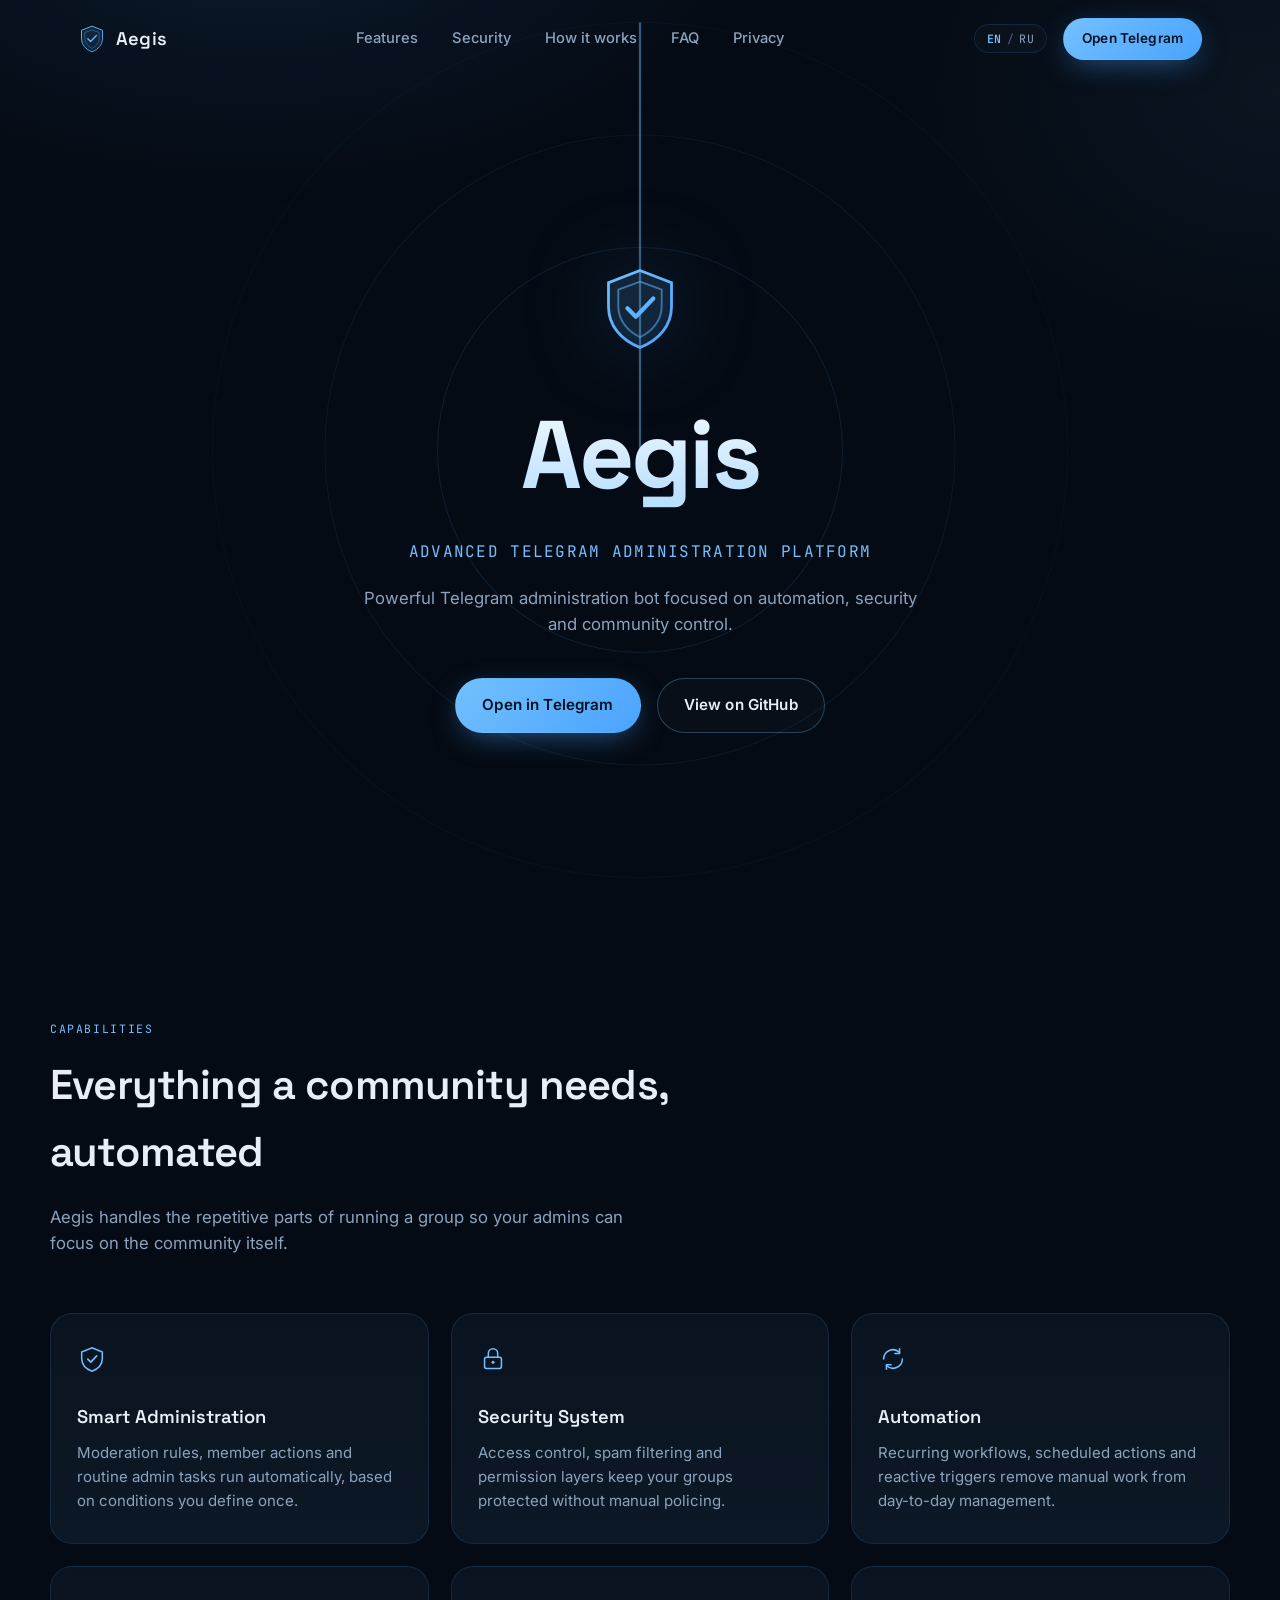
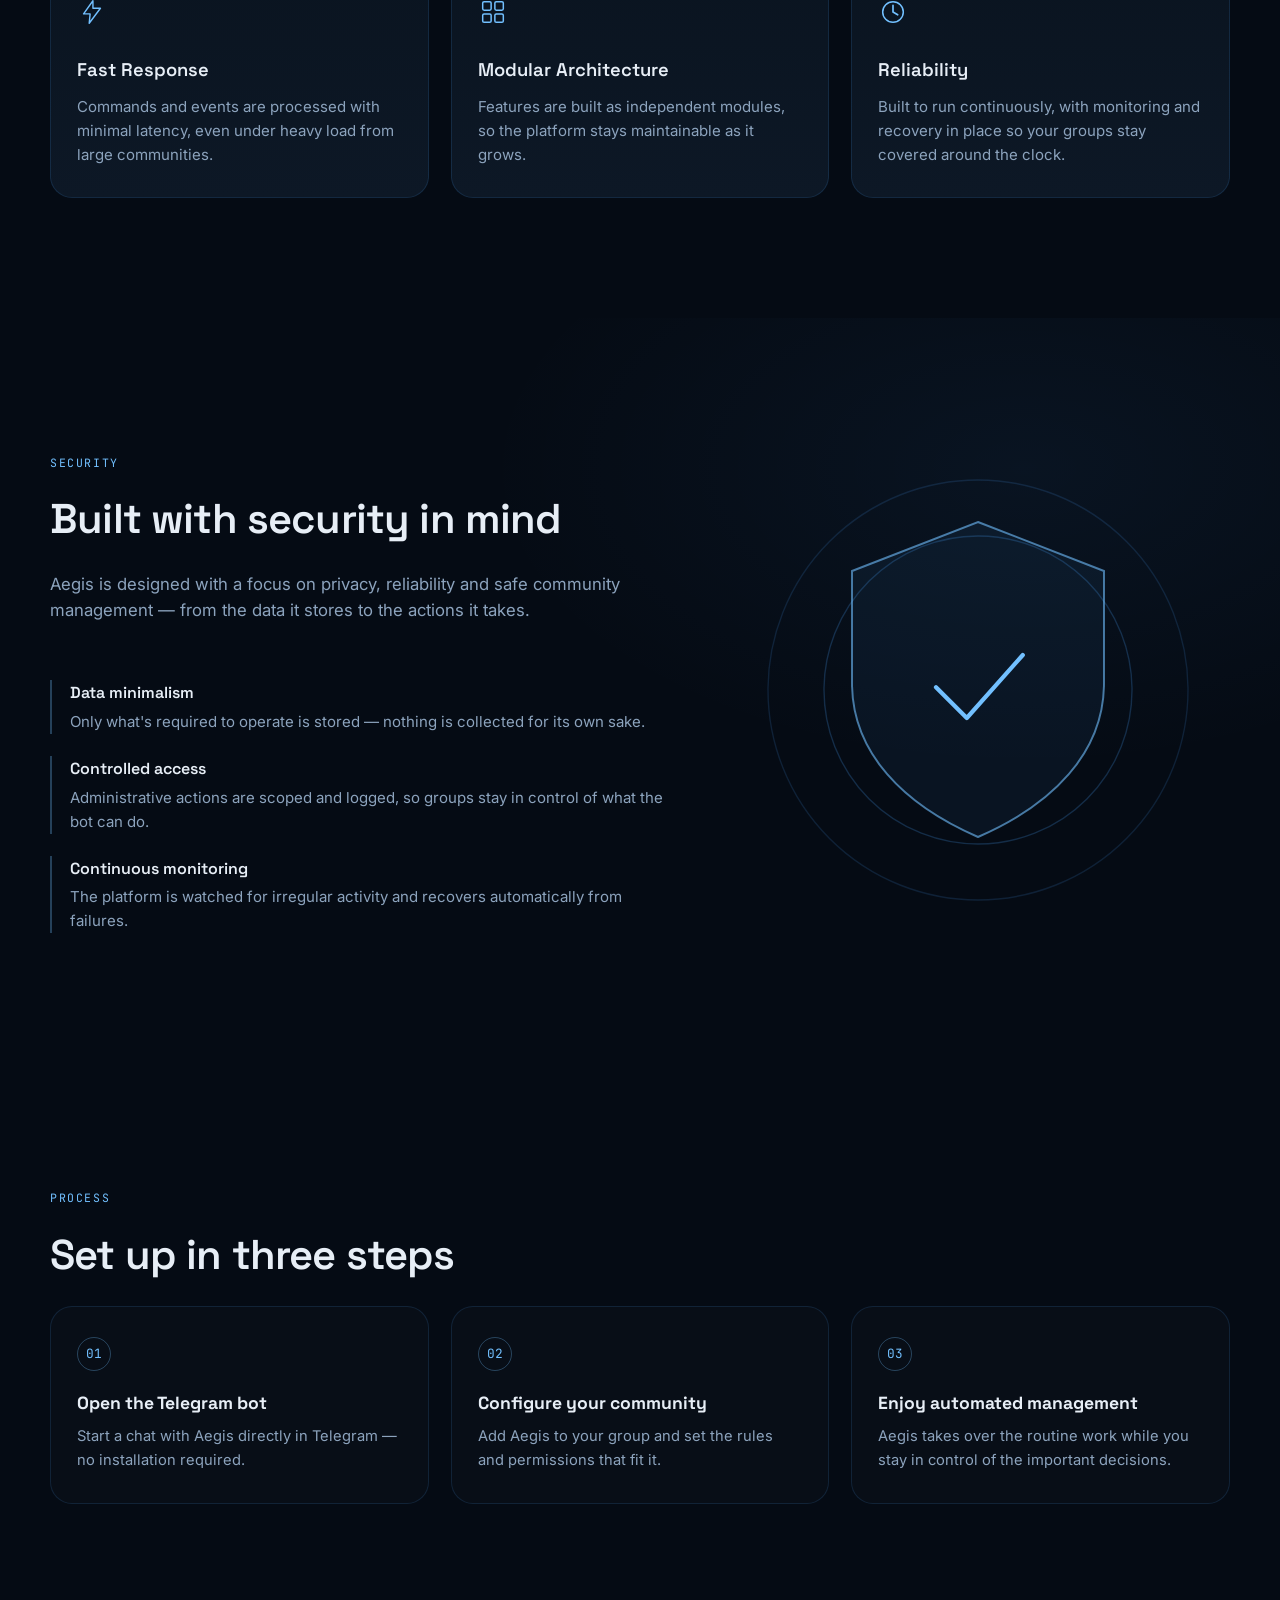
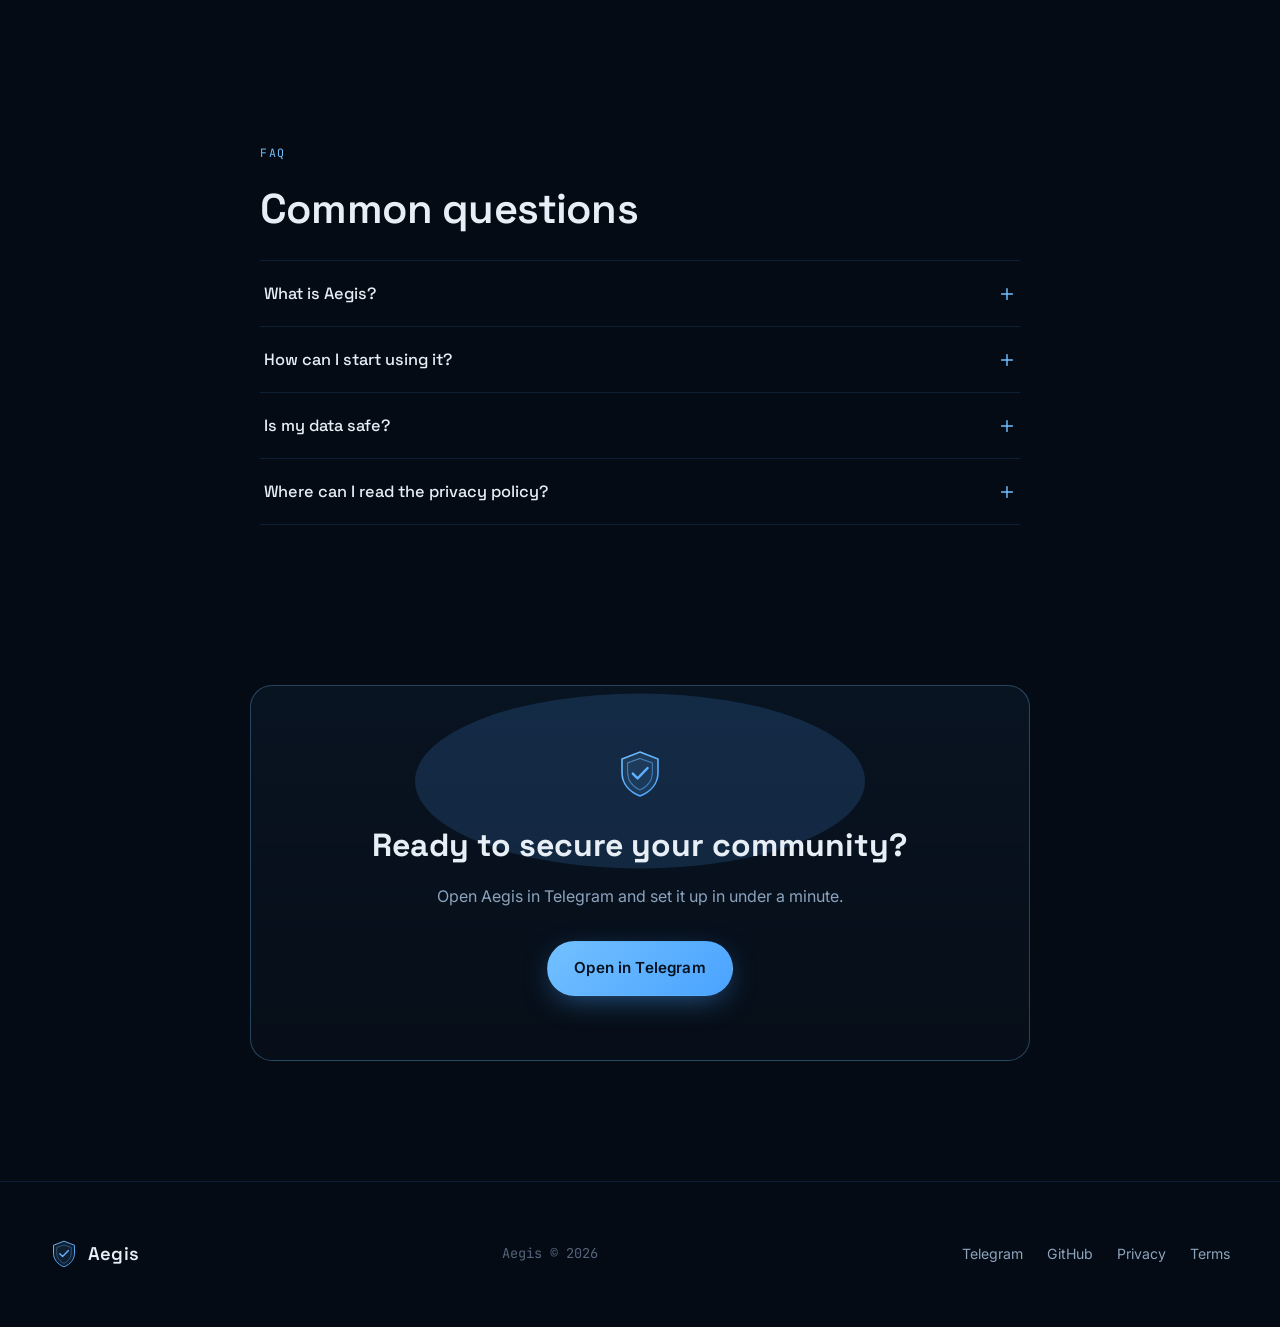
<file: index.html>
<!DOCTYPE html>
<html lang="en">
<head>
<meta charset="UTF-8">
<meta name="viewport" content="width=device-width, initial-scale=1.0">
<title>Aegis — Advanced Telegram Administration Platform</title>
<meta name="description" content="Official website of Aegis Telegram administration bot. Secure, powerful and automated community management.">

<meta property="og:title" content="Aegis — Advanced Telegram Administration Platform">
<meta property="og:description" content="Official website of Aegis Telegram administration bot. Secure, powerful and automated community management.">
<meta property="og:type" content="website">
<meta property="og:image" content="assets/og-image.png">
<meta property="og:image:width" content="1200">
<meta property="og:image:height" content="630">
<meta property="og:url" content="https://t.me/aegis_admin22_bot">
<meta name="twitter:card" content="summary_large_image">
<meta name="theme-color" content="#050B14">

<link rel="icon" type="image/svg+xml" href="assets/favicon.svg">
<link rel="stylesheet" href="style.css">
<link rel="preconnect" href="https://fonts.googleapis.com">
<link rel="preconnect" href="https://fonts.gstatic.com" crossorigin>
<link href="https://fonts.googleapis.com/css2?family=Space+Grotesk:wght@400;500;600;700&family=Inter:wght@400;500;600&family=JetBrains+Mono:wght@400;500&display=swap" rel="stylesheet">
</head>
<body>

<div class="grain"></div>

<!-- NAVBAR -->
<header class="nav" id="nav">
  <div class="nav-inner">
    <a href="#top" class="nav-brand">
      <img src="assets/logo.svg" alt="" class="nav-logo">
      <span>Aegis</span>
    </a>

    <nav class="nav-links" id="navLinks">
      <a href="#features" data-i18n="nav.features">Features</a>
      <a href="#security" data-i18n="nav.security">Security</a>
      <a href="#how" data-i18n="nav.how">How it works</a>
      <a href="#faq" data-i18n="nav.faq">FAQ</a>
      <a href="privacy.html" data-i18n="nav.privacy">Privacy</a>
    </nav>

    <div class="nav-actions">
      <button class="lang-switch" id="langSwitch" type="button" aria-label="Switch language">
        <span class="lang-opt" data-lang="en">EN</span><span class="lang-sep">/</span><span class="lang-opt" data-lang="ru">RU</span>
      </button>
      <a href="https://t.me/aegis_admin22_bot" class="btn btn-primary btn-sm" target="_blank" rel="noopener" data-i18n="nav.openTelegram">Open Telegram</a>
      <button class="nav-toggle" id="navToggle" aria-label="Toggle menu" aria-expanded="false">
        <span></span><span></span><span></span>
      </button>
    </div>
  </div>
</header>

<!-- HERO -->
<section class="hero" id="top">
  <div class="hero-field" aria-hidden="true">
    <svg class="hero-rings" viewBox="0 0 800 800" fill="none">
      <circle cx="400" cy="400" r="180" stroke="#4AA3FF" stroke-opacity="0.14"/>
      <circle cx="400" cy="400" r="280" stroke="#4AA3FF" stroke-opacity="0.09"/>
      <circle cx="400" cy="400" r="380" stroke="#4AA3FF" stroke-opacity="0.05"/>
      <line class="sweep" x1="400" y1="400" x2="400" y2="20" stroke="#72C0FF" stroke-opacity="0.5" stroke-width="2"/>
    </svg>
  </div>

  <div class="hero-inner">
    <img src="assets/logo.svg" alt="Aegis shield logo" class="hero-logo">

    <h1 class="hero-title">Aegis</h1>
    <p class="hero-sub" data-i18n="hero.sub">Advanced Telegram Administration Platform</p>
    <p class="hero-desc" data-i18n="hero.desc">Powerful Telegram administration bot focused on automation, security and community control.</p>

    <div class="hero-cta">
      <a href="https://t.me/aegis_admin22_bot" class="btn btn-primary" target="_blank" rel="noopener" data-i18n="hero.ctaPrimary">
        Open in Telegram
      </a>
      <a href="https://github.com/Dexstrim747/aegis-privacy" class="btn btn-ghost" target="_blank" rel="noopener" data-i18n="hero.ctaGithub">
        View on GitHub
      </a>
    </div>
  </div>
</section>

<!-- FEATURES -->
<section class="section" id="features">
  <div class="section-inner">
    <p class="section-eyebrow" data-i18n="features.eyebrow">Capabilities</p>
    <h2 class="section-title" data-i18n="features.title">Everything a community needs, automated</h2>
    <p class="section-lead" data-i18n="features.lead">Aegis handles the repetitive parts of running a group so your admins can focus on the community itself.</p>

    <div class="grid grid-3">

      <div class="card reveal">
        <svg class="card-icon" viewBox="0 0 32 32" fill="none"><path d="M16 4L27 8.5V15.5C27 22 22 26.8 16 29C10 26.8 5 22 5 15.5V8.5L16 4Z" stroke="currentColor" stroke-width="1.6"/><path d="M11.5 16.2L14.7 19.4L21 12.6" stroke="currentColor" stroke-width="1.8" stroke-linecap="round" stroke-linejoin="round"/></svg>
        <h3 data-i18n="features.f1.title">Smart Administration</h3>
        <p data-i18n="features.f1.desc">Moderation rules, member actions and routine admin tasks run automatically, based on conditions you define once.</p>
      </div>

      <div class="card reveal">
        <svg class="card-icon" viewBox="0 0 32 32" fill="none"><rect x="7" y="14" width="18" height="12" rx="2" stroke="currentColor" stroke-width="1.6"/><path d="M11 14V10a5 5 0 0 1 10 0v4" stroke="currentColor" stroke-width="1.6"/><circle cx="16" cy="19.5" r="1.6" fill="currentColor"/></svg>
        <h3 data-i18n="features.f2.title">Security System</h3>
        <p data-i18n="features.f2.desc">Access control, spam filtering and permission layers keep your groups protected without manual policing.</p>
      </div>

      <div class="card reveal">
        <svg class="card-icon" viewBox="0 0 32 32" fill="none"><path d="M6 16a10 10 0 0 1 17-7" stroke="currentColor" stroke-width="1.6" stroke-linecap="round"/><path d="M26 16a10 10 0 0 1-17 7" stroke="currentColor" stroke-width="1.6" stroke-linecap="round"/><path d="M23 5v5h-5M9 27v-5h5" stroke="currentColor" stroke-width="1.6" stroke-linecap="round" stroke-linejoin="round"/></svg>
        <h3 data-i18n="features.f3.title">Automation</h3>
        <p data-i18n="features.f3.desc">Recurring workflows, scheduled actions and reactive triggers remove manual work from day-to-day management.</p>
      </div>

      <div class="card reveal">
        <svg class="card-icon" viewBox="0 0 32 32" fill="none"><path d="M17 4L7 18h7l-1 10 12-16h-8l0-8z" stroke="currentColor" stroke-width="1.5" stroke-linejoin="round"/></svg>
        <h3 data-i18n="features.f4.title">Fast Response</h3>
        <p data-i18n="features.f4.desc">Commands and events are processed with minimal latency, even under heavy load from large communities.</p>
      </div>

      <div class="card reveal">
        <svg class="card-icon" viewBox="0 0 32 32" fill="none"><rect x="5" y="5" width="9" height="9" rx="1.5" stroke="currentColor" stroke-width="1.6"/><rect x="18" y="5" width="9" height="9" rx="1.5" stroke="currentColor" stroke-width="1.6"/><rect x="5" y="18" width="9" height="9" rx="1.5" stroke="currentColor" stroke-width="1.6"/><rect x="18" y="18" width="9" height="9" rx="1.5" stroke="currentColor" stroke-width="1.6"/></svg>
        <h3 data-i18n="features.f5.title">Modular Architecture</h3>
        <p data-i18n="features.f5.desc">Features are built as independent modules, so the platform stays maintainable as it grows.</p>
      </div>

      <div class="card reveal">
        <svg class="card-icon" viewBox="0 0 32 32" fill="none"><circle cx="16" cy="16" r="11" stroke="currentColor" stroke-width="1.6"/><path d="M16 9v7l5 3" stroke="currentColor" stroke-width="1.8" stroke-linecap="round" stroke-linejoin="round"/></svg>
        <h3 data-i18n="features.f6.title">Reliability</h3>
        <p data-i18n="features.f6.desc">Built to run continuously, with monitoring and recovery in place so your groups stay covered around the clock.</p>
      </div>

    </div>
  </div>
</section>

<!-- SECURITY -->
<section class="section section-security" id="security">
  <div class="section-inner">
    <div class="security-grid">
      <div class="security-copy">
        <p class="section-eyebrow" data-i18n="security.eyebrow">Security</p>
        <h2 class="section-title" data-i18n="security.title">Built with security in mind</h2>
        <p class="section-lead" data-i18n="security.lead">Aegis is designed with a focus on privacy, reliability and safe community management — from the data it stores to the actions it takes.</p>

        <ul class="security-list">
          <li>
            <span class="security-num" data-i18n="security.s1.title">Data minimalism</span>
            <p data-i18n="security.s1.desc">Only what's required to operate is stored — nothing is collected for its own sake.</p>
          </li>
          <li>
            <span class="security-num" data-i18n="security.s2.title">Controlled access</span>
            <p data-i18n="security.s2.desc">Administrative actions are scoped and logged, so groups stay in control of what the bot can do.</p>
          </li>
          <li>
            <span class="security-num" data-i18n="security.s3.title">Continuous monitoring</span>
            <p data-i18n="security.s3.desc">The platform is watched for irregular activity and recovers automatically from failures.</p>
          </li>
        </ul>
      </div>

      <div class="security-visual" aria-hidden="true">
        <svg viewBox="0 0 360 360" fill="none">
          <circle cx="180" cy="180" r="150" stroke="#4AA3FF" stroke-opacity="0.15"/>
          <circle cx="180" cy="180" r="110" stroke="#4AA3FF" stroke-opacity="0.22"/>
          <path d="M180 60L270 95V175C270 225 233 262 180 285C127 262 90 225 90 175V95L180 60Z" fill="#4AA3FF" fill-opacity="0.06" stroke="#72C0FF" stroke-opacity="0.6" stroke-width="1.4"/>
          <path d="M150 178L172 200L212 155" stroke="#72C0FF" stroke-width="3" stroke-linecap="round" stroke-linejoin="round"/>
        </svg>
      </div>
    </div>
  </div>
</section>

<!-- HOW IT WORKS -->
<section class="section" id="how">
  <div class="section-inner">
    <p class="section-eyebrow" data-i18n="how.eyebrow">Process</p>
    <h2 class="section-title" data-i18n="how.title">Set up in three steps</h2>

    <div class="steps">
      <div class="step reveal">
        <span class="step-index">01</span>
        <h3 data-i18n="how.s1.title">Open the Telegram bot</h3>
        <p data-i18n="how.s1.desc">Start a chat with Aegis directly in Telegram — no installation required.</p>
      </div>
      <div class="step reveal">
        <span class="step-index">02</span>
        <h3 data-i18n="how.s2.title">Configure your community</h3>
        <p data-i18n="how.s2.desc">Add Aegis to your group and set the rules and permissions that fit it.</p>
      </div>
      <div class="step reveal">
        <span class="step-index">03</span>
        <h3 data-i18n="how.s3.title">Enjoy automated management</h3>
        <p data-i18n="how.s3.desc">Aegis takes over the routine work while you stay in control of the important decisions.</p>
      </div>
    </div>
  </div>
</section>

<!-- FAQ -->
<section class="section" id="faq">
  <div class="section-inner section-inner--narrow">
    <p class="section-eyebrow" data-i18n="faq.eyebrow">FAQ</p>
    <h2 class="section-title" data-i18n="faq.title">Common questions</h2>

    <div class="faq-list">
      <div class="faq-item">
        <button class="faq-q" aria-expanded="false">
          <span data-i18n="faq.q1.q">What is Aegis?</span>
          <svg viewBox="0 0 20 20"><path d="M4 10h12M10 4v12" stroke="currentColor" stroke-width="1.6" stroke-linecap="round"/></svg>
        </button>
        <div class="faq-a"><p data-i18n="faq.q1.a">Aegis is a Telegram bot for administering and managing communities, built around automation, security and control.</p></div>
      </div>

      <div class="faq-item">
        <button class="faq-q" aria-expanded="false">
          <span data-i18n="faq.q2.q">How can I start using it?</span>
          <svg viewBox="0 0 20 20"><path d="M4 10h12M10 4v12" stroke="currentColor" stroke-width="1.6" stroke-linecap="round"/></svg>
        </button>
        <div class="faq-a"><p data-i18n="faq.q2.a">Open the bot in Telegram, add it to your group and grant it administrator permissions to begin configuring it.</p></div>
      </div>

      <div class="faq-item">
        <button class="faq-q" aria-expanded="false">
          <span data-i18n="faq.q3.q">Is my data safe?</span>
          <svg viewBox="0 0 20 20"><path d="M4 10h12M10 4v12" stroke="currentColor" stroke-width="1.6" stroke-linecap="round"/></svg>
        </button>
        <div class="faq-a"><p data-i18n="faq.q3.a">Aegis stores only what's necessary to operate and follows the practices outlined in the privacy policy.</p></div>
      </div>

      <div class="faq-item">
        <button class="faq-q" aria-expanded="false">
          <span data-i18n="faq.q4.q">Where can I read the privacy policy?</span>
          <svg viewBox="0 0 20 20"><path d="M4 10h12M10 4v12" stroke="currentColor" stroke-width="1.6" stroke-linecap="round"/></svg>
        </button>
        <div class="faq-a"><p><span data-i18n="faq.q4.a">The full privacy policy is available on the </span><a href="privacy.html" data-i18n="faq.q4.link">Privacy page</a>.</p></div>
      </div>
    </div>
  </div>
</section>

<!-- FINAL CTA -->
<section class="cta-final">
  <div class="cta-final-inner">
    <svg class="cta-glow" viewBox="0 0 400 200" aria-hidden="true"><ellipse cx="200" cy="100" rx="180" ry="70" fill="#4AA3FF" fill-opacity="0.16"/></svg>
    <img src="assets/logo.svg" alt="" class="cta-logo">
    <h2 data-i18n="cta.title">Ready to secure your community?</h2>
    <p data-i18n="cta.desc">Open Aegis in Telegram and set it up in under a minute.</p>
    <a href="https://t.me/aegis_admin22_bot" class="btn btn-primary" target="_blank" rel="noopener" data-i18n="cta.button">Open in Telegram</a>
  </div>
</section>

<!-- FOOTER -->
<footer class="footer">
  <div class="footer-inner">
    <a href="#top" class="nav-brand">
      <img src="assets/logo.svg" alt="" class="nav-logo">
      <span>Aegis</span>
    </a>
    <p class="footer-copy">Aegis © 2026</p>
    <div class="footer-links">
      <a href="https://t.me/aegis_admin22_bot" target="_blank" rel="noopener" data-i18n="footer.telegram">Telegram</a>
      <a href="https://github.com/Dexstrim747/aegis-privacy" target="_blank" rel="noopener" data-i18n="footer.github">GitHub</a>
      <a href="privacy.html" data-i18n="nav.privacy">Privacy</a>
      <a href="terms.html" data-i18n="footer.terms">Terms</a>
    </div>
  </div>
</footer>

<script src="i18n.js"></script>
<script src="script.js"></script>
</body>
</html>
</file>
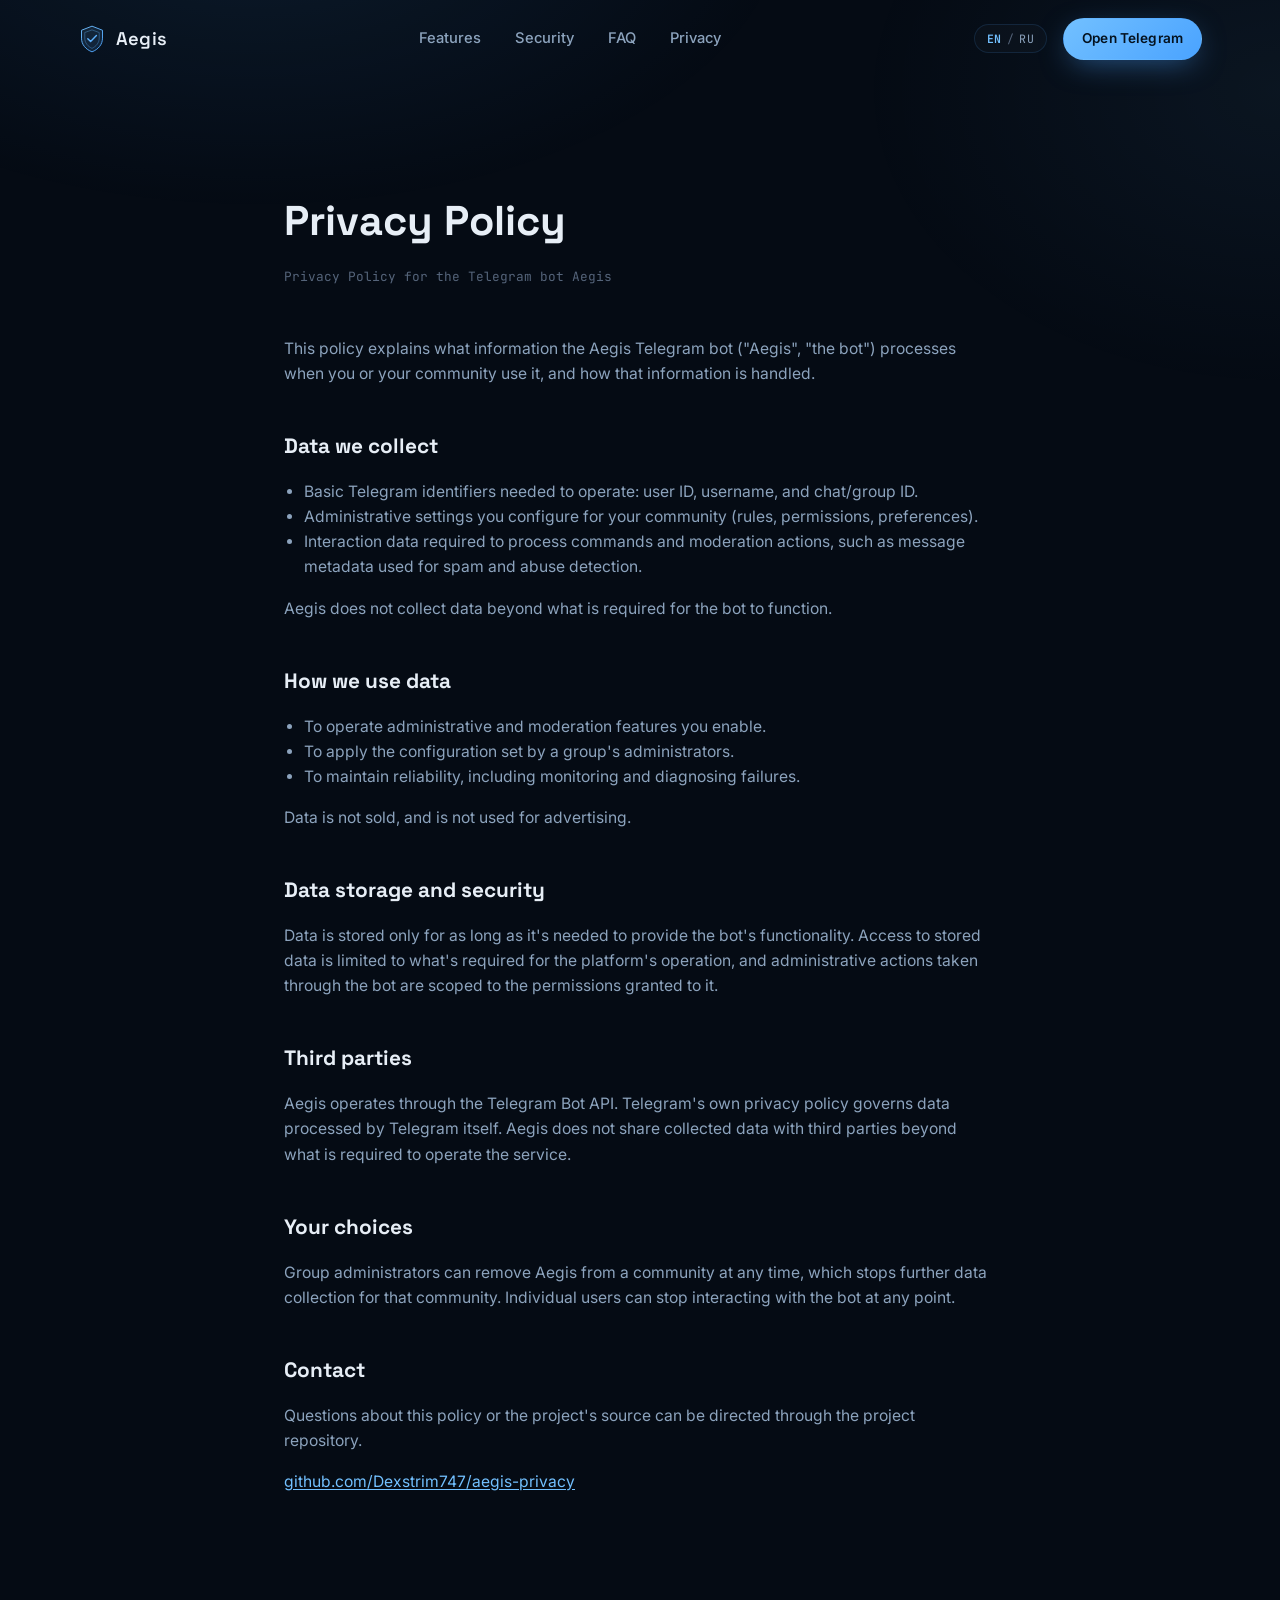
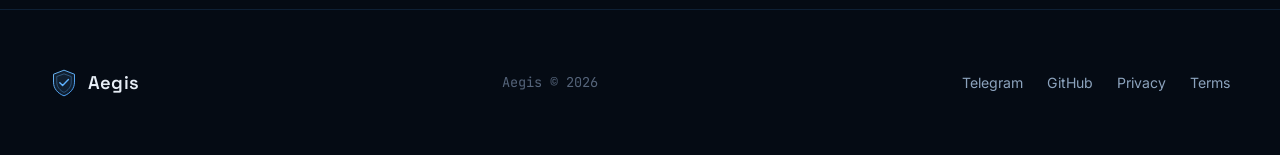
<file: privacy.html>
<!DOCTYPE html>
<html lang="en">
<head>
<meta charset="UTF-8">
<meta name="viewport" content="width=device-width, initial-scale=1.0">
<title>Privacy Policy — Aegis</title>
<meta name="description" content="Privacy Policy of the Aegis Telegram administration bot.">
<link rel="icon" type="image/svg+xml" href="assets/favicon.svg">
<link rel="stylesheet" href="style.css">
<link rel="preconnect" href="https://fonts.googleapis.com">
<link rel="preconnect" href="https://fonts.gstatic.com" crossorigin>
<link href="https://fonts.googleapis.com/css2?family=Space+Grotesk:wght@400;500;600;700&family=Inter:wght@400;500;600&family=JetBrains+Mono:wght@400;500&display=swap" rel="stylesheet">
</head>
<body>

<div class="grain"></div>

<header class="nav scrolled" id="nav">
  <div class="nav-inner">
    <a href="index.html" class="nav-brand">
      <img src="assets/logo.svg" alt="" class="nav-logo">
      <span>Aegis</span>
    </a>
    <nav class="nav-links" id="navLinks">
      <a href="index.html#features" data-i18n="nav.features">Features</a>
      <a href="index.html#security" data-i18n="nav.security">Security</a>
      <a href="index.html#faq" data-i18n="nav.faq">FAQ</a>
      <a href="privacy.html" data-i18n="nav.privacy">Privacy</a>
    </nav>
    <div class="nav-actions">
      <button class="lang-switch" id="langSwitch" type="button" aria-label="Switch language">
        <span class="lang-opt" data-lang="en">EN</span><span class="lang-sep">/</span><span class="lang-opt" data-lang="ru">RU</span>
      </button>
      <a href="https://t.me/aegis_admin22_bot" class="btn btn-primary btn-sm" target="_blank" rel="noopener" data-i18n="nav.openTelegram">Open Telegram</a>
      <button class="nav-toggle" id="navToggle" aria-label="Toggle menu" aria-expanded="false">
        <span></span><span></span><span></span>
      </button>
    </div>
  </div>
</header>

<main class="legal">
  <h1 data-i18n="legal.privacy.title">Privacy Policy</h1>
  <p class="updated" data-i18n="legal.privacy.updated">Privacy Policy for the Telegram bot Aegis</p>

  <p data-i18n="legal.privacy.intro">This policy explains what information the Aegis Telegram bot ("Aegis", "the bot") processes when you or your community use it, and how that information is handled.</p>

  <h2 data-i18n="legal.privacy.h1">Data we collect</h2>
  <ul>
    <li data-i18n="legal.privacy.h1.l1">Basic Telegram identifiers needed to operate: user ID, username, and chat/group ID.</li>
    <li data-i18n="legal.privacy.h1.l2">Administrative settings you configure for your community (rules, permissions, preferences).</li>
    <li data-i18n="legal.privacy.h1.l3">Interaction data required to process commands and moderation actions, such as message metadata used for spam and abuse detection.</li>
  </ul>
  <p data-i18n="legal.privacy.h1.note">Aegis does not collect data beyond what is required for the bot to function.</p>

  <h2 data-i18n="legal.privacy.h2">How we use data</h2>
  <ul>
    <li data-i18n="legal.privacy.h2.l1">To operate administrative and moderation features you enable.</li>
    <li data-i18n="legal.privacy.h2.l2">To apply the configuration set by a group's administrators.</li>
    <li data-i18n="legal.privacy.h2.l3">To maintain reliability, including monitoring and diagnosing failures.</li>
  </ul>
  <p data-i18n="legal.privacy.h2.note">Data is not sold, and is not used for advertising.</p>

  <h2 data-i18n="legal.privacy.h3">Data storage and security</h2>
  <p data-i18n="legal.privacy.h3.text">Data is stored only for as long as it's needed to provide the bot's functionality. Access to stored data is limited to what's required for the platform's operation, and administrative actions taken through the bot are scoped to the permissions granted to it.</p>

  <h2 data-i18n="legal.privacy.h4">Third parties</h2>
  <p data-i18n="legal.privacy.h4.text">Aegis operates through the Telegram Bot API. Telegram's own privacy policy governs data processed by Telegram itself. Aegis does not share collected data with third parties beyond what is required to operate the service.</p>

  <h2 data-i18n="legal.privacy.h5">Your choices</h2>
  <p data-i18n="legal.privacy.h5.text">Group administrators can remove Aegis from a community at any time, which stops further data collection for that community. Individual users can stop interacting with the bot at any point.</p>

  <h2 data-i18n="legal.privacy.h6">Contact</h2>
  <p data-i18n="legal.privacy.h6.text">Questions about this policy or the project's source can be directed through the project repository.</p>

  <p><a href="https://github.com/Dexstrim747/aegis-privacy" target="_blank" rel="noopener">github.com/Dexstrim747/aegis-privacy</a></p>
</main>

<footer class="footer">
  <div class="footer-inner">
    <a href="index.html" class="nav-brand">
      <img src="assets/logo.svg" alt="" class="nav-logo">
      <span>Aegis</span>
    </a>
    <p class="footer-copy">Aegis © 2026</p>
    <div class="footer-links">
      <a href="https://t.me/aegis_admin22_bot" target="_blank" rel="noopener" data-i18n="footer.telegram">Telegram</a>
      <a href="https://github.com/Dexstrim747/aegis-privacy" target="_blank" rel="noopener" data-i18n="footer.github">GitHub</a>
      <a href="privacy.html" data-i18n="nav.privacy">Privacy</a>
      <a href="terms.html" data-i18n="footer.terms">Terms</a>
    </div>
  </div>
</footer>

<script src="i18n.js"></script>
<script src="script.js"></script>
</body>
</html>
</file>
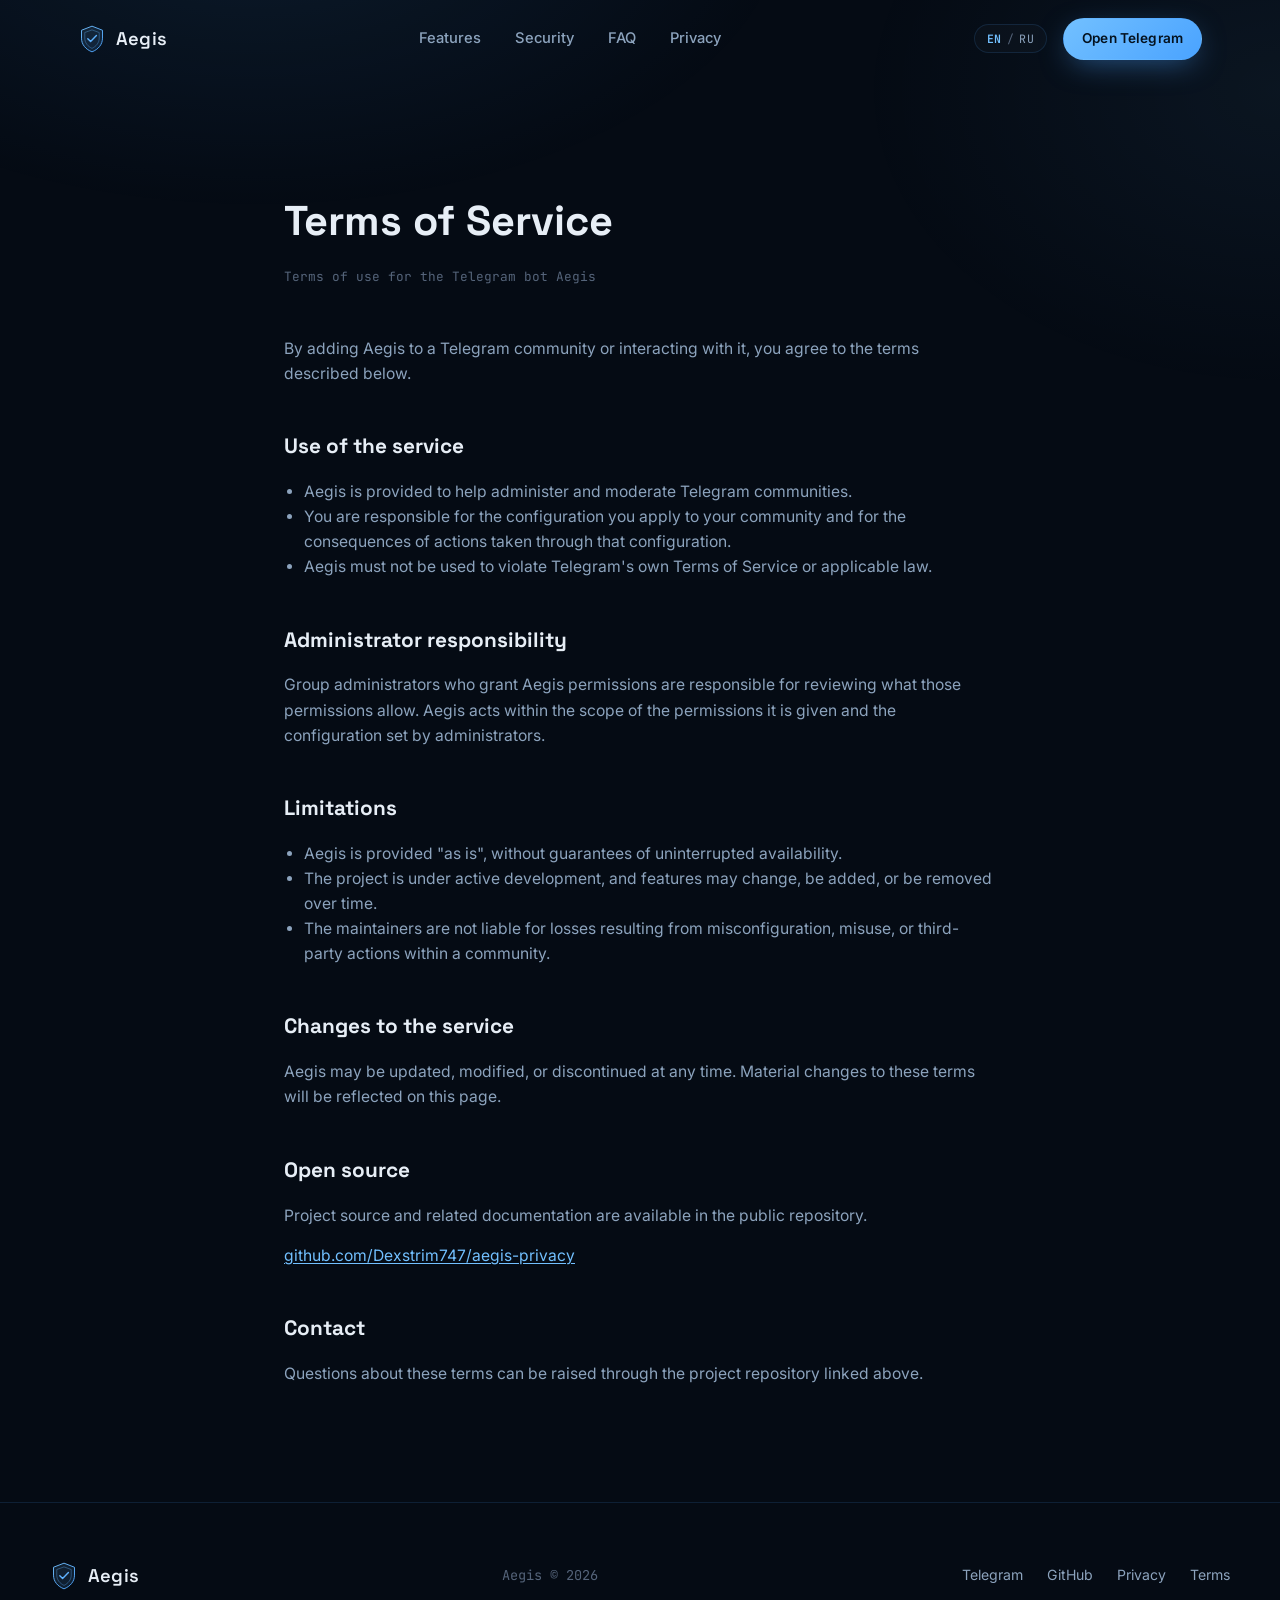
<file: terms.html>
<!DOCTYPE html>
<html lang="en">
<head>
<meta charset="UTF-8">
<meta name="viewport" content="width=device-width, initial-scale=1.0">
<title>Terms of Service — Aegis</title>
<meta name="description" content="Terms of Service for the Aegis Telegram administration bot.">
<link rel="icon" type="image/svg+xml" href="assets/favicon.svg">
<link rel="stylesheet" href="style.css">
<link rel="preconnect" href="https://fonts.googleapis.com">
<link rel="preconnect" href="https://fonts.gstatic.com" crossorigin>
<link href="https://fonts.googleapis.com/css2?family=Space+Grotesk:wght@400;500;600;700&family=Inter:wght@400;500;600&family=JetBrains+Mono:wght@400;500&display=swap" rel="stylesheet">
</head>
<body>

<div class="grain"></div>

<header class="nav scrolled" id="nav">
  <div class="nav-inner">
    <a href="index.html" class="nav-brand">
      <img src="assets/logo.svg" alt="" class="nav-logo">
      <span>Aegis</span>
    </a>
    <nav class="nav-links" id="navLinks">
      <a href="index.html#features" data-i18n="nav.features">Features</a>
      <a href="index.html#security" data-i18n="nav.security">Security</a>
      <a href="index.html#faq" data-i18n="nav.faq">FAQ</a>
      <a href="privacy.html" data-i18n="nav.privacy">Privacy</a>
    </nav>
    <div class="nav-actions">
      <button class="lang-switch" id="langSwitch" type="button" aria-label="Switch language">
        <span class="lang-opt" data-lang="en">EN</span><span class="lang-sep">/</span><span class="lang-opt" data-lang="ru">RU</span>
      </button>
      <a href="https://t.me/aegis_admin22_bot" class="btn btn-primary btn-sm" target="_blank" rel="noopener" data-i18n="nav.openTelegram">Open Telegram</a>
      <button class="nav-toggle" id="navToggle" aria-label="Toggle menu" aria-expanded="false">
        <span></span><span></span><span></span>
      </button>
    </div>
  </div>
</header>

<main class="legal">
  <h1 data-i18n="legal.terms.title">Terms of Service</h1>
  <p class="updated" data-i18n="legal.terms.updated">Terms of use for the Telegram bot Aegis</p>

  <p data-i18n="legal.terms.intro">By adding Aegis to a Telegram community or interacting with it, you agree to the terms described below.</p>

  <h2 data-i18n="legal.terms.h1">Use of the service</h2>
  <ul>
    <li data-i18n="legal.terms.h1.l1">Aegis is provided to help administer and moderate Telegram communities.</li>
    <li data-i18n="legal.terms.h1.l2">You are responsible for the configuration you apply to your community and for the consequences of actions taken through that configuration.</li>
    <li data-i18n="legal.terms.h1.l3">Aegis must not be used to violate Telegram's own Terms of Service or applicable law.</li>
  </ul>

  <h2 data-i18n="legal.terms.h2">Administrator responsibility</h2>
  <p data-i18n="legal.terms.h2.text">Group administrators who grant Aegis permissions are responsible for reviewing what those permissions allow. Aegis acts within the scope of the permissions it is given and the configuration set by administrators.</p>

  <h2 data-i18n="legal.terms.h3">Limitations</h2>
  <ul>
    <li data-i18n="legal.terms.h3.l1">Aegis is provided "as is", without guarantees of uninterrupted availability.</li>
    <li data-i18n="legal.terms.h3.l2">The project is under active development, and features may change, be added, or be removed over time.</li>
    <li data-i18n="legal.terms.h3.l3">The maintainers are not liable for losses resulting from misconfiguration, misuse, or third-party actions within a community.</li>
  </ul>

  <h2 data-i18n="legal.terms.h4">Changes to the service</h2>
  <p data-i18n="legal.terms.h4.text">Aegis may be updated, modified, or discontinued at any time. Material changes to these terms will be reflected on this page.</p>

  <h2 data-i18n="legal.terms.h5">Open source</h2>
  <p data-i18n="legal.terms.h5.text">Project source and related documentation are available in the public repository.</p>
  <p><a href="https://github.com/Dexstrim747/aegis-privacy" target="_blank" rel="noopener">github.com/Dexstrim747/aegis-privacy</a></p>

  <h2 data-i18n="legal.terms.h6">Contact</h2>
  <p data-i18n="legal.terms.h6.text">Questions about these terms can be raised through the project repository linked above.</p>
</main>

<footer class="footer">
  <div class="footer-inner">
    <a href="index.html" class="nav-brand">
      <img src="assets/logo.svg" alt="" class="nav-logo">
      <span>Aegis</span>
    </a>
    <p class="footer-copy">Aegis © 2026</p>
    <div class="footer-links">
      <a href="https://t.me/aegis_admin22_bot" target="_blank" rel="noopener" data-i18n="footer.telegram">Telegram</a>
      <a href="https://github.com/Dexstrim747/aegis-privacy" target="_blank" rel="noopener" data-i18n="footer.github">GitHub</a>
      <a href="privacy.html" data-i18n="nav.privacy">Privacy</a>
      <a href="terms.html" data-i18n="footer.terms">Terms</a>
    </div>
  </div>
</footer>

<script src="i18n.js"></script>
<script src="script.js"></script>
</body>
</html>
</file>
<file: style.css>
/* ============================================
   Aegis — design tokens
   ============================================ */
:root{
  --bg: #050B14;
  --surface: #0A1420;
  --surface-2: #0D1826;
  --border: rgba(74,163,255,0.14);
  --border-strong: rgba(114,192,255,0.3);
  --primary: #4AA3FF;
  --primary-2: #72C0FF;
  --white: #FFFFFF;
  --text: #E7EEF6;
  --text-dim: #8CA3BD;
  --text-faint: #55647A;

  --font-display: 'Space Grotesk', system-ui, sans-serif;
  --font-body: 'Inter', system-ui, sans-serif;
  --font-mono: 'JetBrains Mono', 'SFMono-Regular', monospace;

  --radius: 14px;
  --radius-lg: 22px;
  --max-w: 1180px;

  --ease: cubic-bezier(.16,.8,.24,1);
}

*, *::before, *::after{ box-sizing: border-box; }
html{ scroll-behavior: smooth; }
@media (prefers-reduced-motion: reduce){
  html{ scroll-behavior: auto; }
  *, *::before, *::after{ animation-duration: 0.001ms !important; animation-iteration-count: 1 !important; transition-duration: 0.001ms !important; scroll-behavior: auto !important; }
}

body{
  margin:0;
  background: var(--bg);
  color: var(--text);
  font-family: var(--font-body);
  line-height: 1.6;
  -webkit-font-smoothing: antialiased;
  overflow-x: hidden;
}

img{ max-width:100%; display:block; }
a{ color: inherit; text-decoration:none; }
button{ font-family: inherit; }

::selection{ background: rgba(74,163,255,0.3); color:#fff; }

/* subtle grain / depth overlay */
.grain{
  position: fixed; inset:0; pointer-events:none; z-index:1;
  background:
    radial-gradient(ellipse 900px 500px at 20% -10%, rgba(74,163,255,0.10), transparent 60%),
    radial-gradient(ellipse 700px 500px at 100% 10%, rgba(114,192,255,0.06), transparent 60%);
}

/* ============================================
   Buttons
   ============================================ */
.btn{
  display:inline-flex; align-items:center; justify-content:center; gap:8px;
  padding: 14px 26px;
  border-radius: 999px;
  font-family: var(--font-body);
  font-weight: 600;
  font-size: 0.95rem;
  letter-spacing: 0.01em;
  transition: transform .25s var(--ease), box-shadow .25s var(--ease), background .25s var(--ease), border-color .25s var(--ease);
  border: 1px solid transparent;
  cursor:pointer;
  white-space:nowrap;
}
.btn-primary{
  background: linear-gradient(135deg, var(--primary-2), var(--primary));
  color: #04121F;
  box-shadow: 0 8px 30px -8px rgba(74,163,255,0.55);
}
.btn-primary:hover{ transform: translateY(-2px); box-shadow: 0 12px 36px -6px rgba(74,163,255,0.7); }
.btn-ghost{
  background: rgba(255,255,255,0.02);
  color: var(--text);
  border-color: var(--border-strong);
}
.btn-ghost:hover{ background: rgba(74,163,255,0.08); transform: translateY(-2px); }
.btn-sm{ padding: 9px 18px; font-size: 0.85rem; }

/* ============================================
   Navbar
   ============================================ */
.nav{
  position: fixed; top:0; left:0; right:0; z-index: 100;
  padding: 18px 0;
  transition: padding .3s var(--ease), background .3s var(--ease), border-color .3s var(--ease);
  border-bottom: 1px solid transparent;
}
.nav.scrolled{
  padding: 12px 0;
  background: rgba(5,11,20,0.72);
  backdrop-filter: blur(16px) saturate(140%);
  -webkit-backdrop-filter: blur(16px) saturate(140%);
  border-bottom-color: var(--border);
}
.nav-inner{
  max-width: var(--max-w); margin: 0 auto; padding: 0 28px;
  display:flex; align-items:center; justify-content:space-between;
}
.nav-brand{ display:flex; align-items:center; gap:10px; font-family: var(--font-display); font-weight:600; font-size:1.15rem; letter-spacing: 0.01em; }
.nav-logo{ width: 28px; height:28px; }
.nav-links{ display:flex; gap: 34px; }
.nav-links a{
  font-size: 0.92rem; color: var(--text-dim); font-weight:500;
  position:relative; transition: color .2s;
}
.nav-links a::after{
  content:''; position:absolute; left:0; right:0; bottom:-6px; height:1px;
  background: var(--primary-2); transform: scaleX(0); transform-origin:left; transition: transform .25s var(--ease);
}
.nav-links a:hover{ color: var(--white); }
.nav-links a:hover::after{ transform: scaleX(1); }
.lang-switch{
  display:flex; align-items:center; gap:5px;
  background: rgba(255,255,255,0.02);
  border: 1px solid var(--border);
  border-radius: 999px;
  padding: 6px 12px;
  cursor:pointer;
  font-family: var(--font-mono); font-size: 0.72rem; letter-spacing: 0.04em;
  color: var(--text-dim);
  transition: border-color .2s, background .2s;
}
.lang-switch:hover{ border-color: var(--border-strong); background: rgba(74,163,255,0.06); }
.lang-switch .lang-opt{ transition: color .2s, font-weight .2s; }
.lang-switch .lang-opt.active{ color: var(--primary-2); font-weight: 600; }
.lang-switch .lang-sep{ color: var(--text-faint); }

.nav-actions{ display:flex; align-items:center; gap:16px; }
.nav-toggle{ display:none; flex-direction:column; gap:5px; background:none; border:none; padding:6px; cursor:pointer; }
.nav-toggle span{ width:20px; height:2px; background: var(--text); border-radius:2px; transition: transform .25s, opacity .25s; }

/* ============================================
   Hero
   ============================================ */
.hero{
  position: relative;
  min-height: 100vh;
  display:flex; flex-direction:column; align-items:center; justify-content:center;
  text-align:center;
  padding: 140px 24px 40px;
  overflow:hidden;
  isolation:isolate;
}
.hero-field{ position:absolute; inset:0; z-index:-1; display:flex; align-items:center; justify-content:center; opacity:0.9; }
.hero-rings{ width: min(900px, 130vw); height:auto; }
.sweep{ transform-origin: 400px 400px; animation: sweep 7s linear infinite; }
@keyframes sweep{ to{ transform: rotate(360deg); } }

.hero-logo{
  width: 84px; height:84px; margin: 0 auto 28px;
  filter: drop-shadow(0 0 40px rgba(74,163,255,0.5));
  opacity:0; animation: rise .8s .1s var(--ease) forwards;
}
.hero-title{
  font-family: var(--font-display); font-weight:700;
  font-size: clamp(3.2rem, 9vw, 6rem);
  letter-spacing: -0.03em;
  margin: 0 0 6px;
  background: linear-gradient(180deg, #fff, var(--primary-2) 160%);
  -webkit-background-clip: text; background-clip:text; color: transparent;
  opacity:0; animation: rise .8s .18s var(--ease) forwards;
}
.hero-sub{
  font-family: var(--font-mono); font-size: clamp(0.85rem, 2vw, 1rem);
  letter-spacing: 0.08em; text-transform: uppercase;
  color: var(--primary-2); margin: 0 0 20px;
  opacity:0; animation: rise .8s .26s var(--ease) forwards;
}
.hero-desc{
  max-width: 560px; color: var(--text-dim); font-size: 1.05rem;
  margin: 0 auto 40px;
  opacity:0; animation: rise .8s .34s var(--ease) forwards;
}
.hero-cta{
  display:flex; gap:16px; flex-wrap:wrap; justify-content:center;
  opacity:0; animation: rise .8s .42s var(--ease) forwards;
}

@keyframes rise{ from{ opacity:0; transform: translateY(16px); } to{ opacity:1; transform:none; } }

/* ============================================
   Sections
   ============================================ */
.section{ padding: 120px 24px; position:relative; }
.section-inner{ max-width: var(--max-w); margin: 0 auto; }
.section-inner--narrow{ max-width: 760px; }
.section-eyebrow{
  font-family: var(--font-mono); font-size: 0.72rem; letter-spacing: 0.14em;
  color: var(--primary-2); margin: 0 0 14px; text-transform: uppercase;
}
.section-title{
  font-family: var(--font-display); font-weight:600;
  font-size: clamp(1.9rem, 4vw, 2.6rem);
  letter-spacing: -0.02em;
  margin: 0 0 18px; max-width: 680px;
}
.section-lead{ color: var(--text-dim); font-size: 1.05rem; max-width: 600px; margin: 0 0 56px; }

/* grid / cards */
.grid{ display:grid; gap: 22px; }
.grid-3{ grid-template-columns: repeat(3, 1fr); }

.card{
  background: linear-gradient(180deg, var(--surface), var(--surface-2));
  border: 1px solid var(--border);
  border-radius: var(--radius-lg);
  padding: 30px 26px;
  transition: transform .3s var(--ease), border-color .3s var(--ease), box-shadow .3s var(--ease);
}
.card:hover{
  transform: translateY(-4px);
  border-color: var(--border-strong);
  box-shadow: 0 20px 50px -20px rgba(74,163,255,0.35);
}
.card-icon{ width:30px; height:30px; color: var(--primary-2); margin-bottom: 20px; }
.card h3{ font-family: var(--font-display); font-size: 1.15rem; font-weight:600; margin: 0 0 10px; }
.card p{ color: var(--text-dim); font-size: 0.94rem; margin:0; }

.reveal{ opacity:0; transform: translateY(24px); transition: opacity .7s var(--ease), transform .7s var(--ease); }
.reveal.in-view{ opacity:1; transform:none; }

/* security section */
.section-security{ background: radial-gradient(ellipse 900px 500px at 80% 20%, rgba(74,163,255,0.06), transparent 60%); }
.security-grid{ display:grid; grid-template-columns: 1.1fr 0.9fr; gap: 60px; align-items:center; }
.security-list{ list-style:none; margin: 32px 0 0; padding:0; display:flex; flex-direction:column; gap:22px; }
.security-list li{ border-left: 2px solid var(--border-strong); padding-left: 18px; }
.security-num{ display:block; font-family: var(--font-display); font-weight:600; margin-bottom:4px; }
.security-list p{ color: var(--text-dim); margin:0; font-size:0.94rem; }
.security-visual svg{ width:100%; height:auto; }

/* steps */
.steps{ display:grid; grid-template-columns: repeat(3,1fr); gap: 22px; counter-reset: step; }
.step{
  border: 1px solid var(--border); border-radius: var(--radius-lg);
  padding: 30px 26px; background: rgba(255,255,255,0.015);
  position:relative;
}
.step-index{
  font-family: var(--font-mono); font-size: 0.8rem; color: var(--primary-2);
  border: 1px solid var(--border-strong); border-radius:999px;
  width: 34px; height:34px; display:flex; align-items:center; justify-content:center;
  margin-bottom: 18px;
}
.step h3{ font-family: var(--font-display); font-size: 1.1rem; margin: 0 0 8px; }
.step p{ color: var(--text-dim); font-size: 0.92rem; margin:0; }

/* FAQ */
.faq-list{ display:flex; flex-direction:column; border-top: 1px solid var(--border); }
.faq-item{ border-bottom: 1px solid var(--border); }
.faq-q{
  width:100%; background:none; border:none; color: var(--text);
  display:flex; align-items:center; justify-content:space-between;
  padding: 22px 4px; text-align:left; cursor:pointer;
  font-family: var(--font-display); font-size: 1.02rem; font-weight:500;
}
.faq-q svg{ width:18px; height:18px; color: var(--primary-2); flex-shrink:0; transition: transform .3s var(--ease); }
.faq-q[aria-expanded="true"] svg{ transform: rotate(45deg); }
.faq-a{ max-height:0; overflow:hidden; transition: max-height .35s var(--ease); }
.faq-a p{ color: var(--text-dim); margin: 0 4px 22px; font-size: 0.95rem; max-width:600px; }
.faq-a a{ color: var(--primary-2); text-decoration:underline; text-underline-offset:2px; }

/* final CTA */
.cta-final{ padding: 40px 24px 120px; }
.cta-final-inner{
  position:relative; max-width: 780px; margin: 0 auto; text-align:center;
  border: 1px solid var(--border-strong); border-radius: var(--radius-lg);
  padding: 64px 32px;
  background: linear-gradient(180deg, rgba(74,163,255,0.06), rgba(10,20,32,0.4));
  overflow:hidden;
}
.cta-glow{ position:absolute; top:-30px; left:50%; transform: translateX(-50%); width: 500px; max-width:140%; pointer-events:none; }
.cta-logo{ width:48px; height:48px; margin: 0 auto 22px; position:relative; }
.cta-final-inner h2{ font-family: var(--font-display); font-size: clamp(1.5rem,3vw,2rem); margin:0 0 12px; position:relative; }
.cta-final-inner p{ color: var(--text-dim); margin: 0 0 32px; position:relative; }
.cta-final-inner .btn{ position:relative; }

/* footer */
.footer{ border-top: 1px solid var(--border); padding: 48px 24px; }
.footer-inner{
  max-width: var(--max-w); margin:0 auto;
  display:flex; flex-wrap:wrap; align-items:center; justify-content:space-between; gap:20px;
}
.footer-copy{ color: var(--text-faint); font-size: 0.85rem; font-family: var(--font-mono); }
.footer-links{ display:flex; gap: 24px; }
.footer-links a{ color: var(--text-dim); font-size:0.88rem; transition: color .2s; }
.footer-links a:hover{ color: var(--white); }

/* legal pages */
.legal{ max-width: 760px; margin: 0 auto; padding: 160px 24px 100px; }
.legal h1{ font-family: var(--font-display); font-size: clamp(2rem,4vw,2.6rem); margin-bottom: 8px; }
.legal .updated{ color: var(--text-faint); font-family: var(--font-mono); font-size:0.8rem; margin-bottom: 48px; }
.legal h2{ font-family: var(--font-display); font-size:1.3rem; margin-top: 44px; margin-bottom:14px; }
.legal p, .legal li{ color: var(--text-dim); font-size: 0.98rem; }
.legal ul{ padding-left: 20px; }
.legal a{ color: var(--primary-2); text-decoration: underline; text-underline-offset:2px; }

/* ============================================
   Responsive
   ============================================ */
@media (max-width: 900px){
  .grid-3{ grid-template-columns: 1fr 1fr; }
  .steps{ grid-template-columns: 1fr; }
  .security-grid{ grid-template-columns: 1fr; gap: 40px; }
  .security-visual{ order:-1; max-width: 320px; margin: 0 auto; }
}

@media (max-width: 720px){
  .nav-links{
    position: fixed; top: 62px; left:0; right:0;
    flex-direction:column; gap:0;
    background: rgba(5,11,20,0.98);
    backdrop-filter: blur(16px);
    border-bottom: 1px solid var(--border);
    max-height:0; overflow:hidden; transition: max-height .35s var(--ease);
  }
  .nav-links.open{ max-height: 320px; }
  .nav-links a{ padding: 18px 28px; border-top: 1px solid var(--border); }
  .nav-toggle{ display:flex; }
  .nav-actions .btn-sm{ display:none; }
  .grid-3{ grid-template-columns: 1fr; }
  .hero{ padding-top: 120px; }
}

@media (max-width: 480px){
  .hero-cta{ flex-direction:column; width:100%; }
  .hero-cta .btn{ width:100%; }
  .section{ padding: 84px 20px; }
}
</file>
